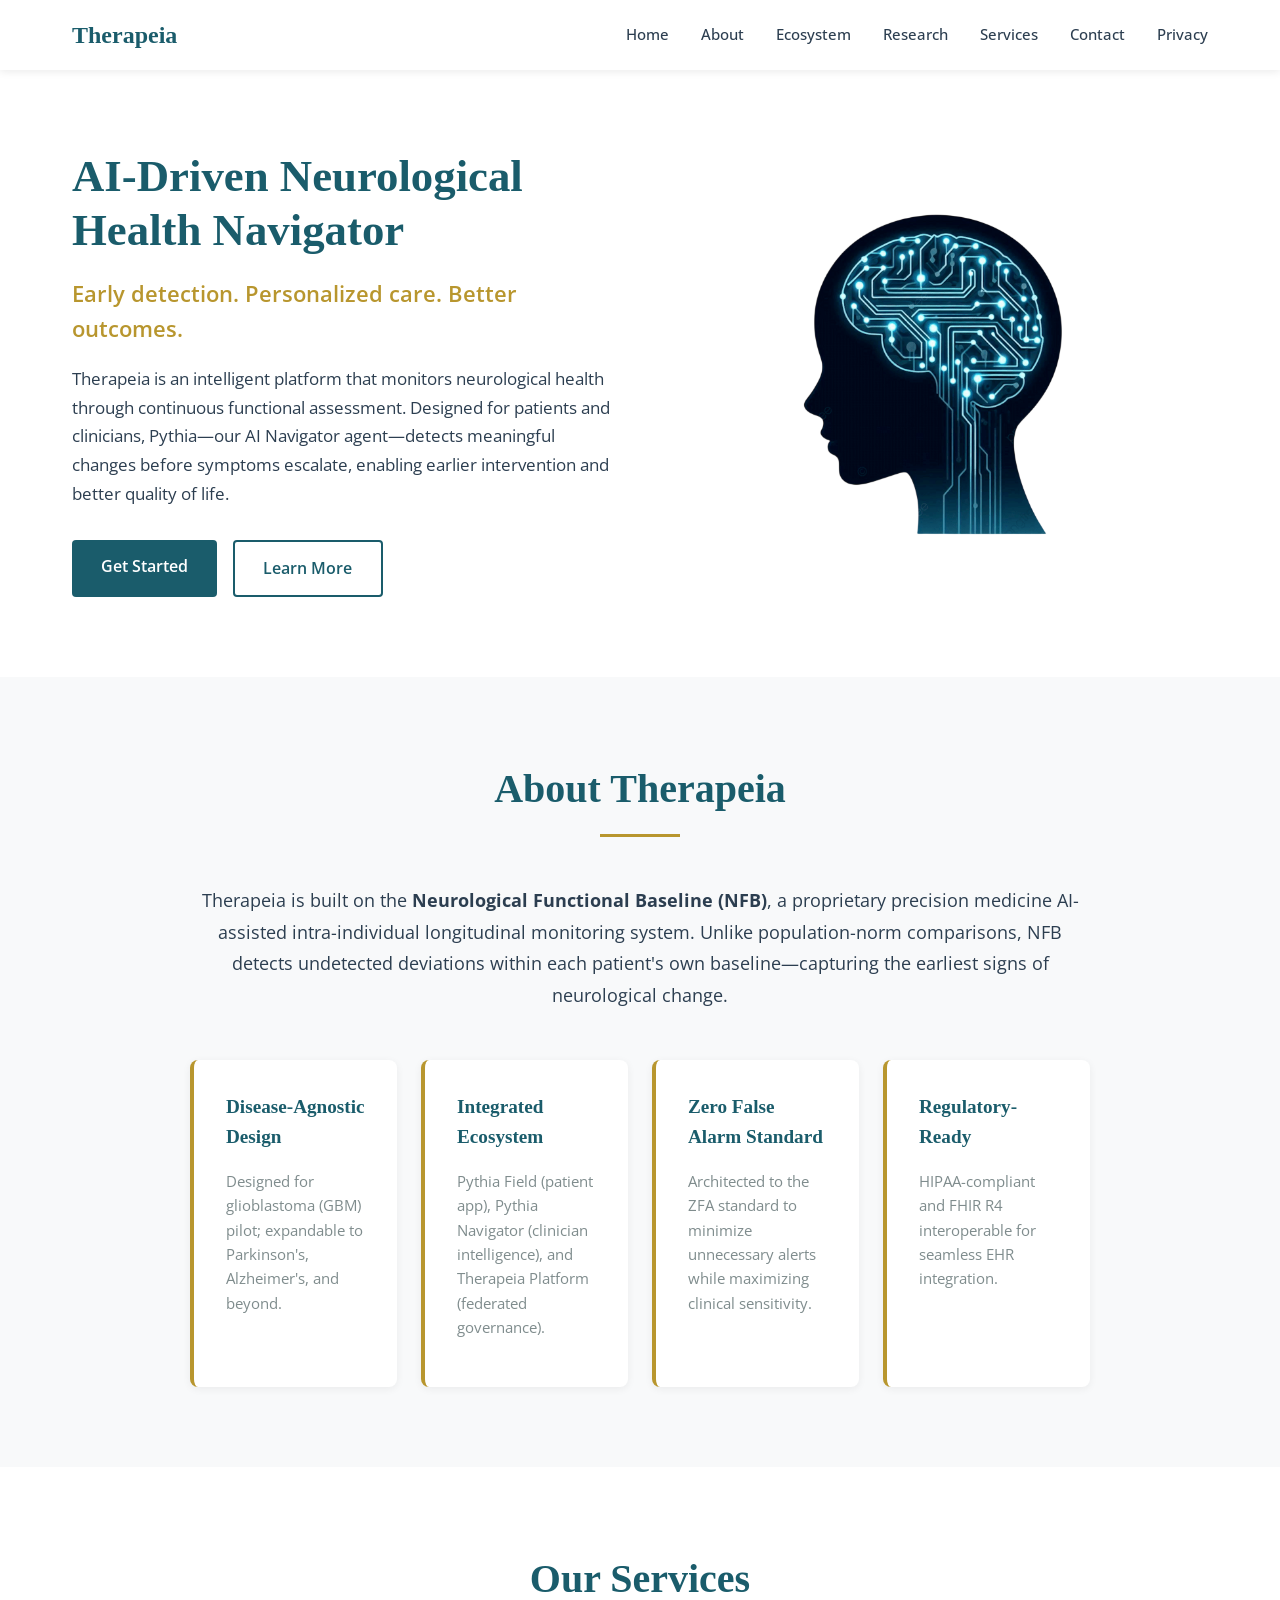
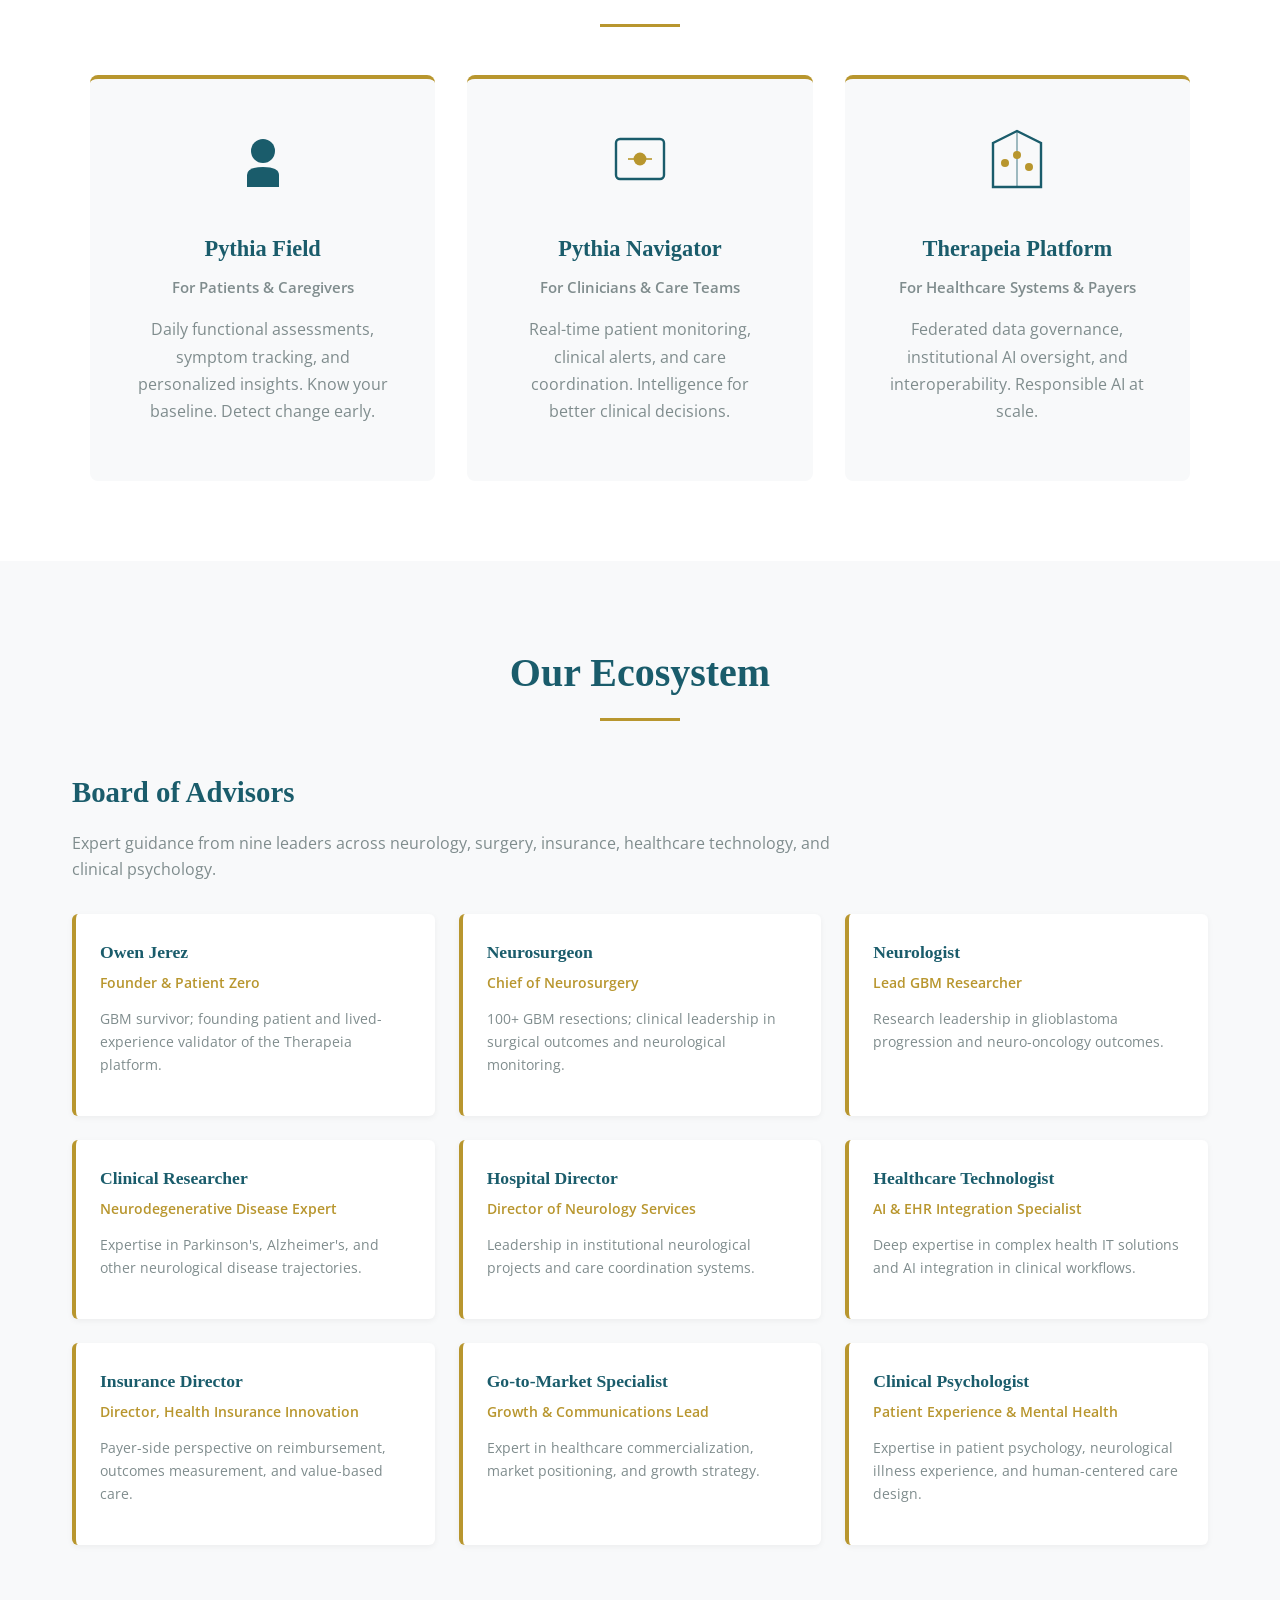
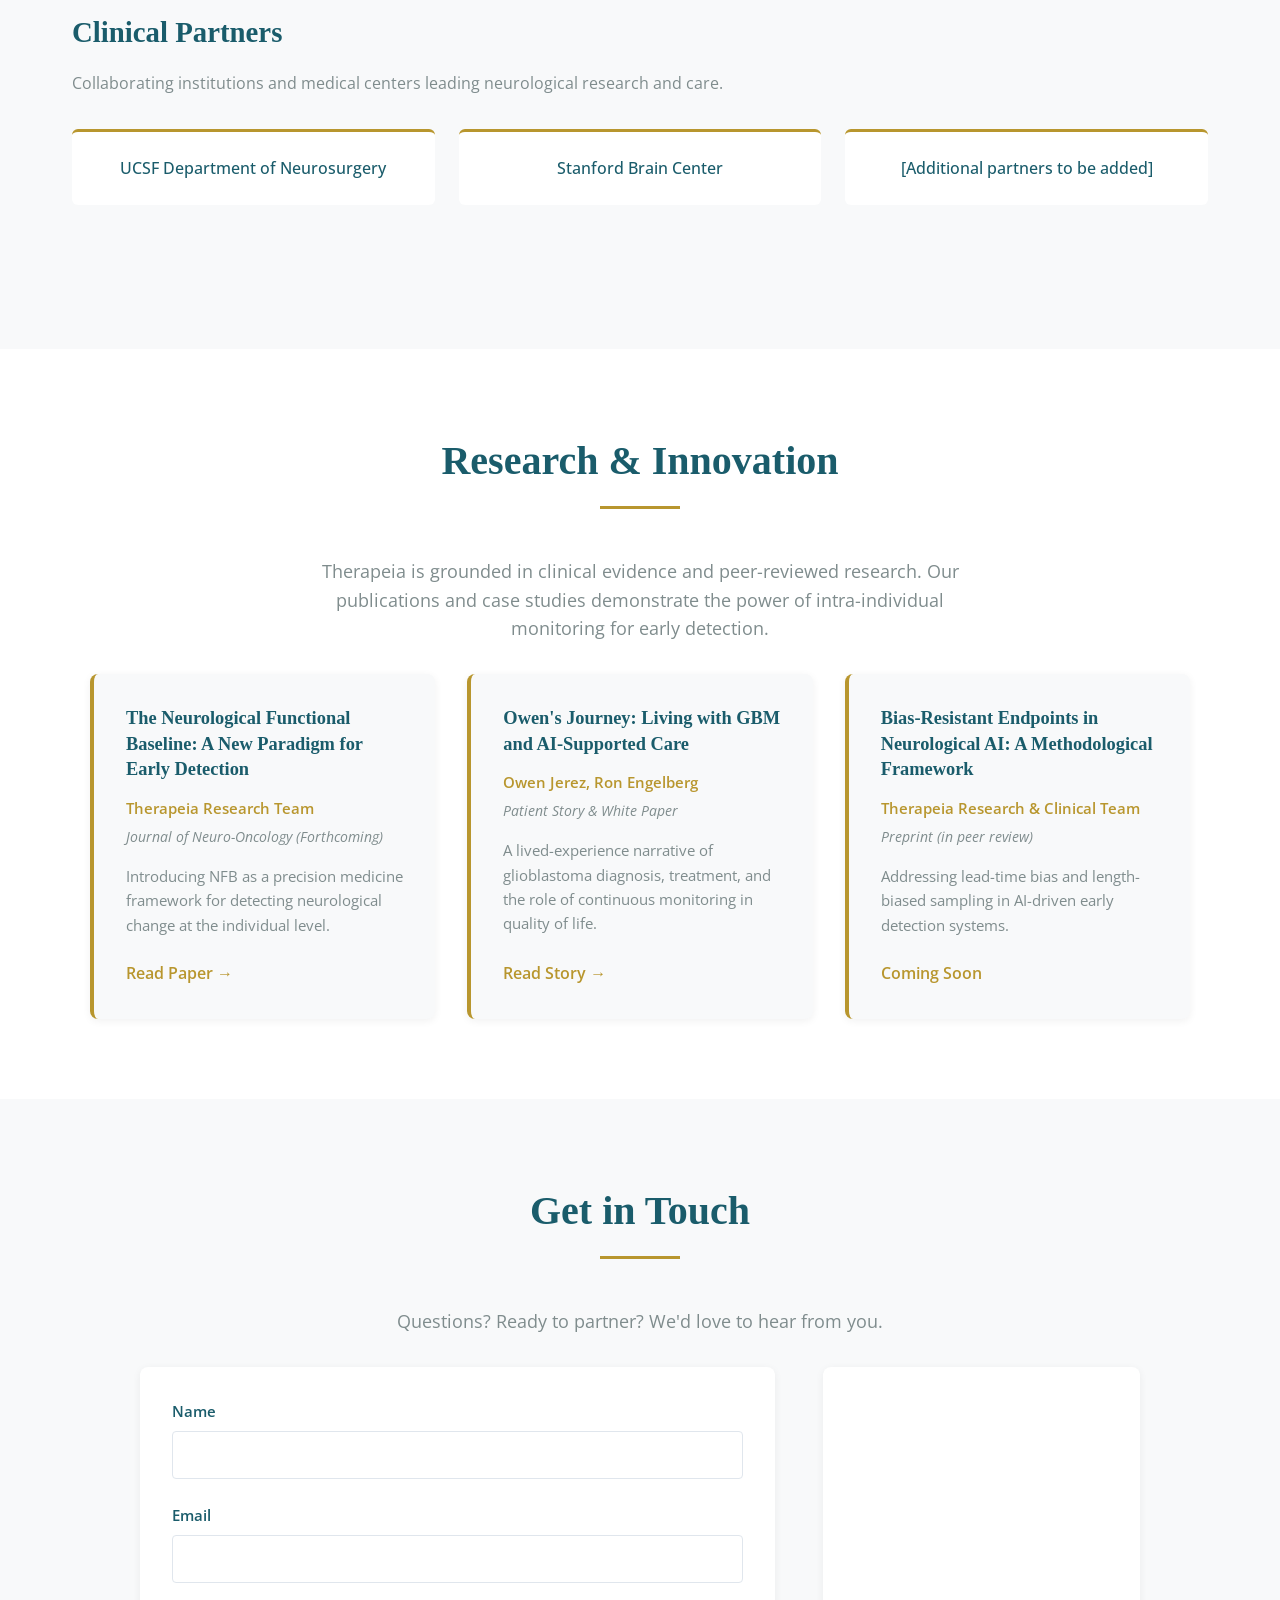
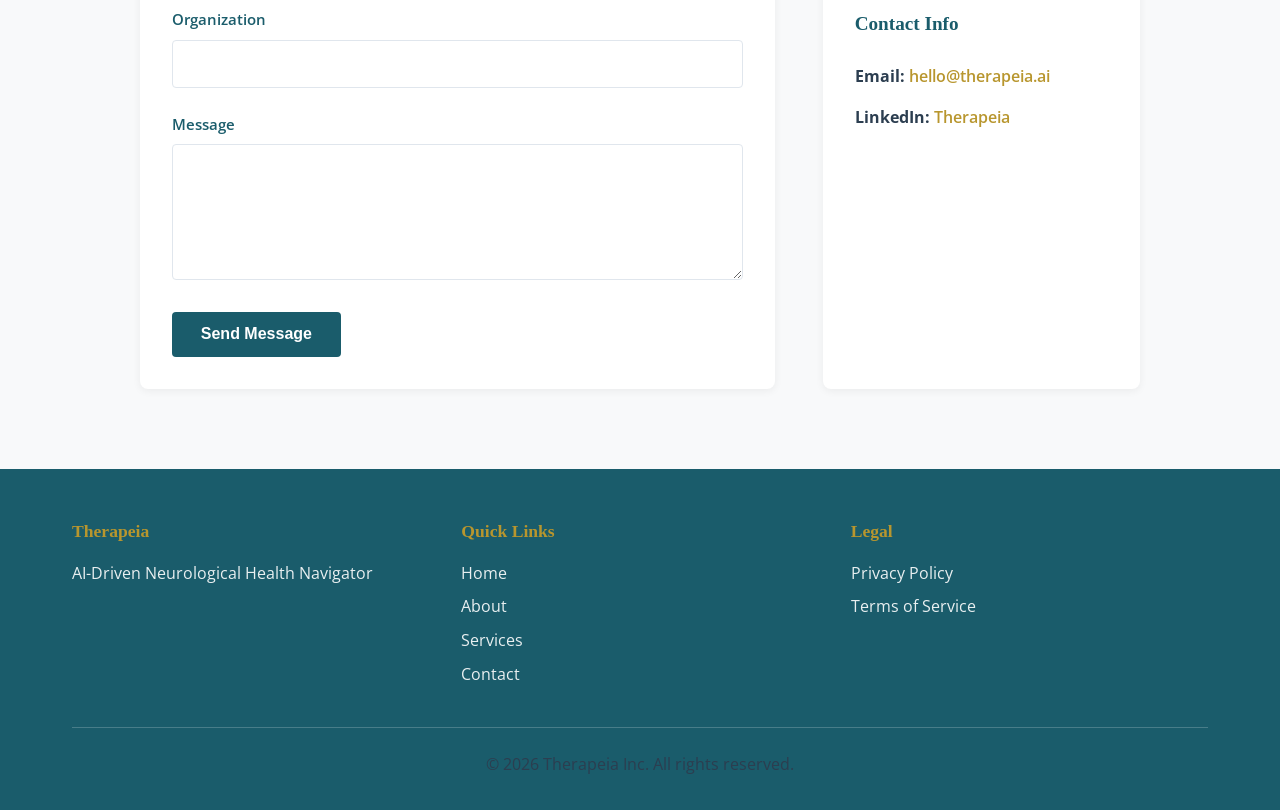
<file: index.html>
<!DOCTYPE html>
<html lang="en">
<head>
    <meta charset="UTF-8">
    <meta name="viewport" content="width=device-width, initial-scale=1.0">
    <meta name="description" content="Therapeia - AI-Driven Neurological Health Navigator. Early detection. Personalized care. Better outcomes.">
    <meta name="theme-color" content="#1A5C6B">
    <title>Therapeia – AI-Driven Neurological Health Navigator</title>
    <link rel="stylesheet" href="src/css/style.css">
    <link href="https://fonts.googleapis.com/css2?family=Georgia:wght@400;700&family=Open+Sans:wght@400;600;700&display=swap" rel="stylesheet">
</head>
<body>
    <!-- Navigation -->
    <nav class="navbar">
        <div class="navbar-container">
            <div class="navbar-logo">
                <a href="#home">Therapeia</a>
            </div>
            <ul class="nav-menu">
                <li class="nav-item"><a href="#home" class="nav-link">Home</a></li>
                <li class="nav-item"><a href="#about" class="nav-link">About</a></li>
                <li class="nav-item"><a href="#ecosystem" class="nav-link">Ecosystem</a></li>
                <li class="nav-item"><a href="#research" class="nav-link">Research</a></li>
                <li class="nav-item"><a href="#services" class="nav-link">Services</a></li>
                <li class="nav-item"><a href="#contact" class="nav-link">Contact</a></li>
                <li class="nav-item"><a href="/privacy" class="nav-link">Privacy</a></li>
            </ul>
            <div class="hamburger">
                <span></span>
                <span></span>
                <span></span>
            </div>
        </div>
    </nav>

    <!-- Hero Section -->
    <section id="home" class="hero">
        <div class="hero-content">
            <h1 class="hero-title">AI-Driven Neurological Health Navigator</h1>
            <p class="hero-subtitle">Early detection. Personalized care. Better outcomes.</p>
            <p class="hero-body">Therapeia is an intelligent platform that monitors neurological health through continuous functional assessment. Designed for patients and clinicians, Pythia—our AI Navigator agent—detects meaningful changes before symptoms escalate, enabling earlier intervention and better quality of life.</p>
            <div class="hero-cta">
                <a href="#contact" class="btn btn-primary">Get Started</a>
                <a href="#services" class="btn btn-secondary">Learn More</a>
            </div>
        </div>
        <div class="hero-visual">
    <img src="src/images/Pythia-Therapeia-web-image.png" alt="Therapeia neurological health monitoring" class="brain-icon">
</div>
    </section>

    <!-- About Section -->
    <section id="about" class="about">
        <div class="container">
            <h2 class="section-title">About Therapeia</h2>
            <div class="about-content">
                <p>Therapeia is built on the <strong>Neurological Functional Baseline (NFB)</strong>, a proprietary precision medicine AI-assisted intra-individual longitudinal monitoring system. Unlike population-norm comparisons, NFB detects undetected deviations within each patient's own baseline—capturing the earliest signs of neurological change.</p>
                
                <div class="key-points">
                    <div class="key-point">
                        <h3>Disease-Agnostic Design</h3>
                        <p>Designed for glioblastoma (GBM) pilot; expandable to Parkinson's, Alzheimer's, and beyond.</p>
                    </div>
                    <div class="key-point">
                        <h3>Integrated Ecosystem</h3>
                        <p>Pythia Field (patient app), Pythia Navigator (clinician intelligence), and Therapeia Platform (federated governance).</p>
                    </div>
                    <div class="key-point">
                        <h3>Zero False Alarm Standard</h3>
                        <p>Architected to the ZFA standard to minimize unnecessary alerts while maximizing clinical sensitivity.</p>
                    </div>
                    <div class="key-point">
                        <h3>Regulatory-Ready</h3>
                        <p>HIPAA-compliant and FHIR R4 interoperable for seamless EHR integration.</p>
                    </div>
                </div>
            </div>
        </div>
    </section>

    <!-- Services Section -->
    <section id="services" class="services">
        <div class="container">
            <h2 class="section-title">Our Services</h2>
            <div class="services-grid">
                <div class="service-card">
                    <div class="service-icon">
                        <svg viewBox="0 0 100 100" xmlns="http://www.w3.org/2000/svg">
                            <circle cx="50" cy="40" r="15" fill="#1A5C6B"/>
                            <path d="M30 70 Q30 60 50 60 Q70 60 70 70 L70 85 L30 85 Z" fill="#1A5C6B"/>
                        </svg>
                    </div>
                    <h3>Pythia Field</h3>
                    <p class="service-subtitle">For Patients & Caregivers</p>
                    <p>Daily functional assessments, symptom tracking, and personalized insights. Know your baseline. Detect change early.</p>
                </div>

                <div class="service-card">
                    <div class="service-icon">
                        <svg viewBox="0 0 100 100" xmlns="http://www.w3.org/2000/svg">
                            <rect x="20" y="25" width="60" height="50" fill="none" stroke="#1A5C6B" stroke-width="3" rx="5"/>
                            <circle cx="50" cy="50" r="8" fill="#B8962E"/>
                            <line x1="35" y1="50" x2="45" y2="50" stroke="#B8962E" stroke-width="2"/>
                            <line x1="55" y1="50" x2="65" y2="50" stroke="#B8962E" stroke-width="2"/>
                        </svg>
                    </div>
                    <h3>Pythia Navigator</h3>
                    <p class="service-subtitle">For Clinicians & Care Teams</p>
                    <p>Real-time patient monitoring, clinical alerts, and care coordination. Intelligence for better clinical decisions.</p>
                </div>

                <div class="service-card">
                    <div class="service-icon">
                        <svg viewBox="0 0 100 100" xmlns="http://www.w3.org/2000/svg">
                            <path d="M20 30 L50 15 L80 30 L80 85 L20 85 Z" fill="none" stroke="#1A5C6B" stroke-width="3"/>
                            <line x1="50" y1="15" x2="50" y2="85" stroke="#1A5C6B" stroke-width="2" opacity="0.5"/>
                            <circle cx="35" cy="55" r="5" fill="#B8962E"/>
                            <circle cx="50" cy="45" r="5" fill="#B8962E"/>
                            <circle cx="65" cy="60" r="5" fill="#B8962E"/>
                        </svg>
                    </div>
                    <h3>Therapeia Platform</h3>
                    <p class="service-subtitle">For Healthcare Systems & Payers</p>
                    <p>Federated data governance, institutional AI oversight, and interoperability. Responsible AI at scale.</p>
                </div>
            </div>
        </div>
    </section>

    <!-- Ecosystem Section -->
    <section id="ecosystem" class="ecosystem">
        <div class="container">
            <h2 class="section-title">Our Ecosystem</h2>
            
            <div class="ecosystem-subsection">
                <h3 class="subsection-title">Board of Advisors</h3>
                <p class="subsection-intro">Expert guidance from nine leaders across neurology, surgery, insurance, healthcare technology, and clinical psychology.</p>
                <div class="advisors-grid">
                    <div class="advisor-card">
                        <h4>Owen Jerez</h4>
                        <p class="role">Founder & Patient Zero</p>
                        <p class="bio">GBM survivor; founding patient and lived-experience validator of the Therapeia platform.</p>
                    </div>
                    <div class="advisor-card">
                        <h4>Neurosurgeon</h4>
                        <p class="role">Chief of Neurosurgery</p>
                        <p class="bio">100+ GBM resections; clinical leadership in surgical outcomes and neurological monitoring.</p>
                    </div>
                    <div class="advisor-card">
                        <h4>Neurologist</h4>
                        <p class="role">Lead GBM Researcher</p>
                        <p class="bio">Research leadership in glioblastoma progression and neuro-oncology outcomes.</p>
                    </div>
                    <div class="advisor-card">
                        <h4>Clinical Researcher</h4>
                        <p class="role">Neurodegenerative Disease Expert</p>
                        <p class="bio">Expertise in Parkinson's, Alzheimer's, and other neurological disease trajectories.</p>
                    </div>
                    <div class="advisor-card">
                        <h4>Hospital Director</h4>
                        <p class="role">Director of Neurology Services</p>
                        <p class="bio">Leadership in institutional neurological projects and care coordination systems.</p>
                    </div>
                    <div class="advisor-card">
                        <h4>Healthcare Technologist</h4>
                        <p class="role">AI & EHR Integration Specialist</p>
                        <p class="bio">Deep expertise in complex health IT solutions and AI integration in clinical workflows.</p>
                    </div>
                    <div class="advisor-card">
                        <h4>Insurance Director</h4>
                        <p class="role">Director, Health Insurance Innovation</p>
                        <p class="bio">Payer-side perspective on reimbursement, outcomes measurement, and value-based care.</p>
                    </div>
                    <div class="advisor-card">
                        <h4>Go-to-Market Specialist</h4>
                        <p class="role">Growth & Communications Lead</p>
                        <p class="bio">Expert in healthcare commercialization, market positioning, and growth strategy.</p>
                    </div>
                    <div class="advisor-card">
                        <h4>Clinical Psychologist</h4>
                        <p class="role">Patient Experience & Mental Health</p>
                        <p class="bio">Expertise in patient psychology, neurological illness experience, and human-centered care design.</p>
                    </div>
                </div>
            </div>

            <div class="ecosystem-subsection">
                <h3 class="subsection-title">Clinical Partners</h3>
                <p class="subsection-intro">Collaborating institutions and medical centers leading neurological research and care.</p>
                <div class="partners-list">
                    <div class="partner-item">UCSF Department of Neurosurgery</div>
                    <div class="partner-item">Stanford Brain Center</div>
                    <div class="partner-item">[Additional partners to be added]</div>
                </div>
            </div>
        </div>
    </section>

    <!-- Research Section -->
    <section id="research" class="research">
        <div class="container">
            <h2 class="section-title">Research & Innovation</h2>
            <p class="section-intro">Therapeia is grounded in clinical evidence and peer-reviewed research. Our publications and case studies demonstrate the power of intra-individual monitoring for early detection.</p>
            
            <div class="research-grid">
                <div class="research-card">
                    <h3>The Neurological Functional Baseline: A New Paradigm for Early Detection</h3>
                    <p class="authors">Therapeia Research Team</p>
                    <p class="publication"><em>Journal of Neuro-Oncology</em> (Forthcoming)</p>
                    <p class="excerpt">Introducing NFB as a precision medicine framework for detecting neurological change at the individual level.</p>
                    <a href="#" class="research-link">Read Paper →</a>
                </div>

                <div class="research-card">
                    <h3>Owen's Journey: Living with GBM and AI-Supported Care</h3>
                    <p class="authors">Owen Jerez, Ron Engelberg</p>
                    <p class="publication">Patient Story & White Paper</p>
                    <p class="excerpt">A lived-experience narrative of glioblastoma diagnosis, treatment, and the role of continuous monitoring in quality of life.</p>
                    <a href="#" class="research-link">Read Story →</a>
                </div>

                <div class="research-card">
                    <h3>Bias-Resistant Endpoints in Neurological AI: A Methodological Framework</h3>
                    <p class="authors">Therapeia Research & Clinical Team</p>
                    <p class="publication">Preprint (in peer review)</p>
                    <p class="excerpt">Addressing lead-time bias and length-biased sampling in AI-driven early detection systems.</p>
                    <a href="#" class="research-link">Coming Soon</a>
                </div>
            </div>
        </div>
    </section>

    <!-- Contact Section -->
    <section id="contact" class="contact">
        <div class="container">
            <h2 class="section-title">Get in Touch</h2>
            <p class="section-intro">Questions? Ready to partner? We'd love to hear from you.</p>
            
            <div class="contact-content">
                <form class="contact-form" id="contact-form">
                    <div class="form-group">
                        <label for="name">Name</label>
                        <input type="text" id="name" name="name" required>
                    </div>
                    <div class="form-group">
                        <label for="email">Email</label>
                        <input type="email" id="email" name="email" required>
                    </div>
                    <div class="form-group">
                        <label for="organization">Organization</label>
                        <input type="text" id="organization" name="organization">
                    </div>
                    <div class="form-group">
                        <label for="message">Message</label>
                        <textarea id="message" name="message" rows="5" required></textarea>
                    </div>
                    <button type="submit" class="btn btn-primary">Send Message</button>
                </form>

                <div class="contact-info">
                    <h3>Contact Info</h3>
                    <p><strong>Email:</strong> <a href="mailto:hello@therapeia.ai">hello@therapeia.ai</a></p>
                    <p><strong>LinkedIn:</strong> <a href="https://linkedin.com/company/therapeia" target="_blank">Therapeia</a></p>
                </div>
            </div>
        </div>
    </section>

    <!-- Footer -->
    <footer class="footer">
        <div class="container">
            <div class="footer-content">
                <div class="footer-section">
                    <h4>Therapeia</h4>
                    <p>AI-Driven Neurological Health Navigator</p>
                </div>
                <div class="footer-section">
                    <h4>Quick Links</h4>
                    <ul>
                        <li><a href="#home">Home</a></li>
                        <li><a href="#about">About</a></li>
                        <li><a href="#services">Services</a></li>
                        <li><a href="#contact">Contact</a></li>
                    </ul>
                </div>
                <div class="footer-section">
                    <h4>Legal</h4>
                    <ul>
                        <li><a href="/privacy">Privacy Policy</a></li>
                        <li><a href="/terms">Terms of Service</a></li>
                    </ul>
                </div>
            </div>
            <div class="footer-bottom">
                <p>&copy; 2026 Therapeia Inc. All rights reserved.</p>
            </div>
        </div>
    </footer>

    <script src="src/js/script.js"></script>
</body>
</html>
</file>
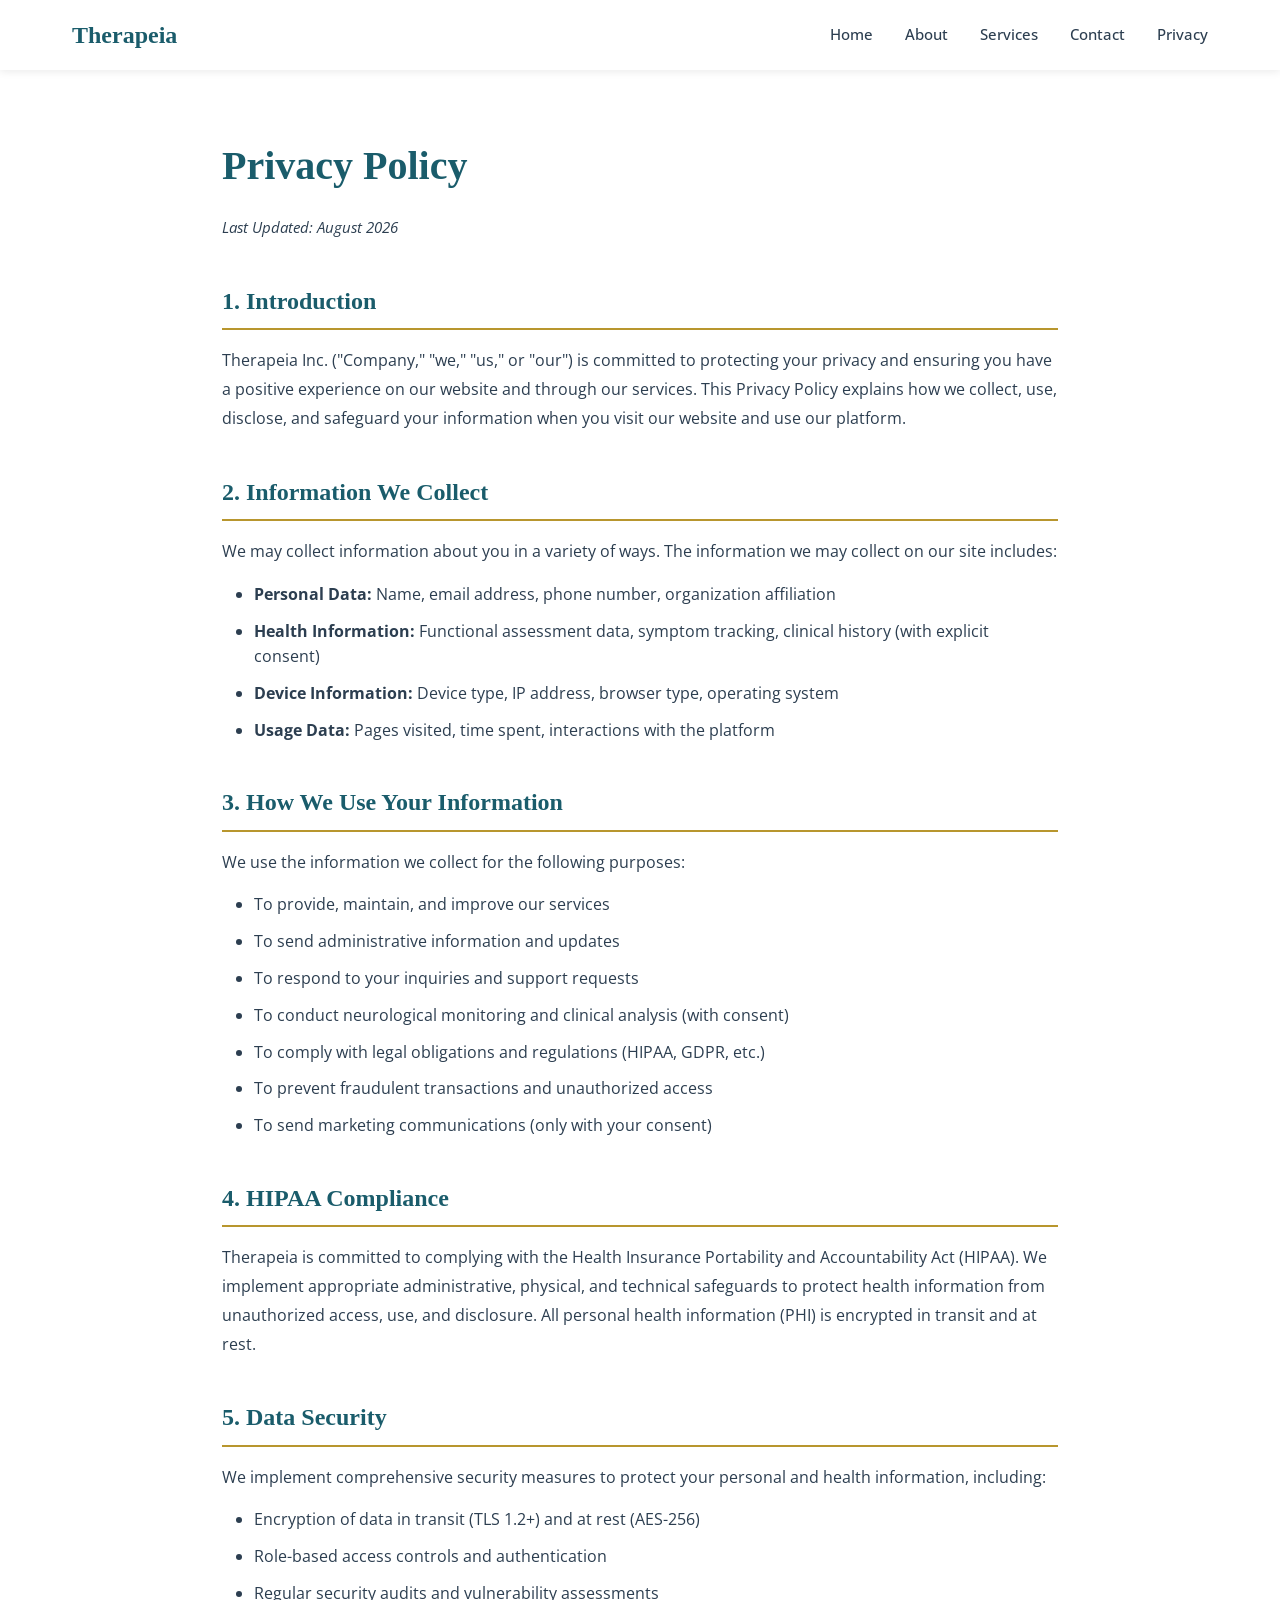
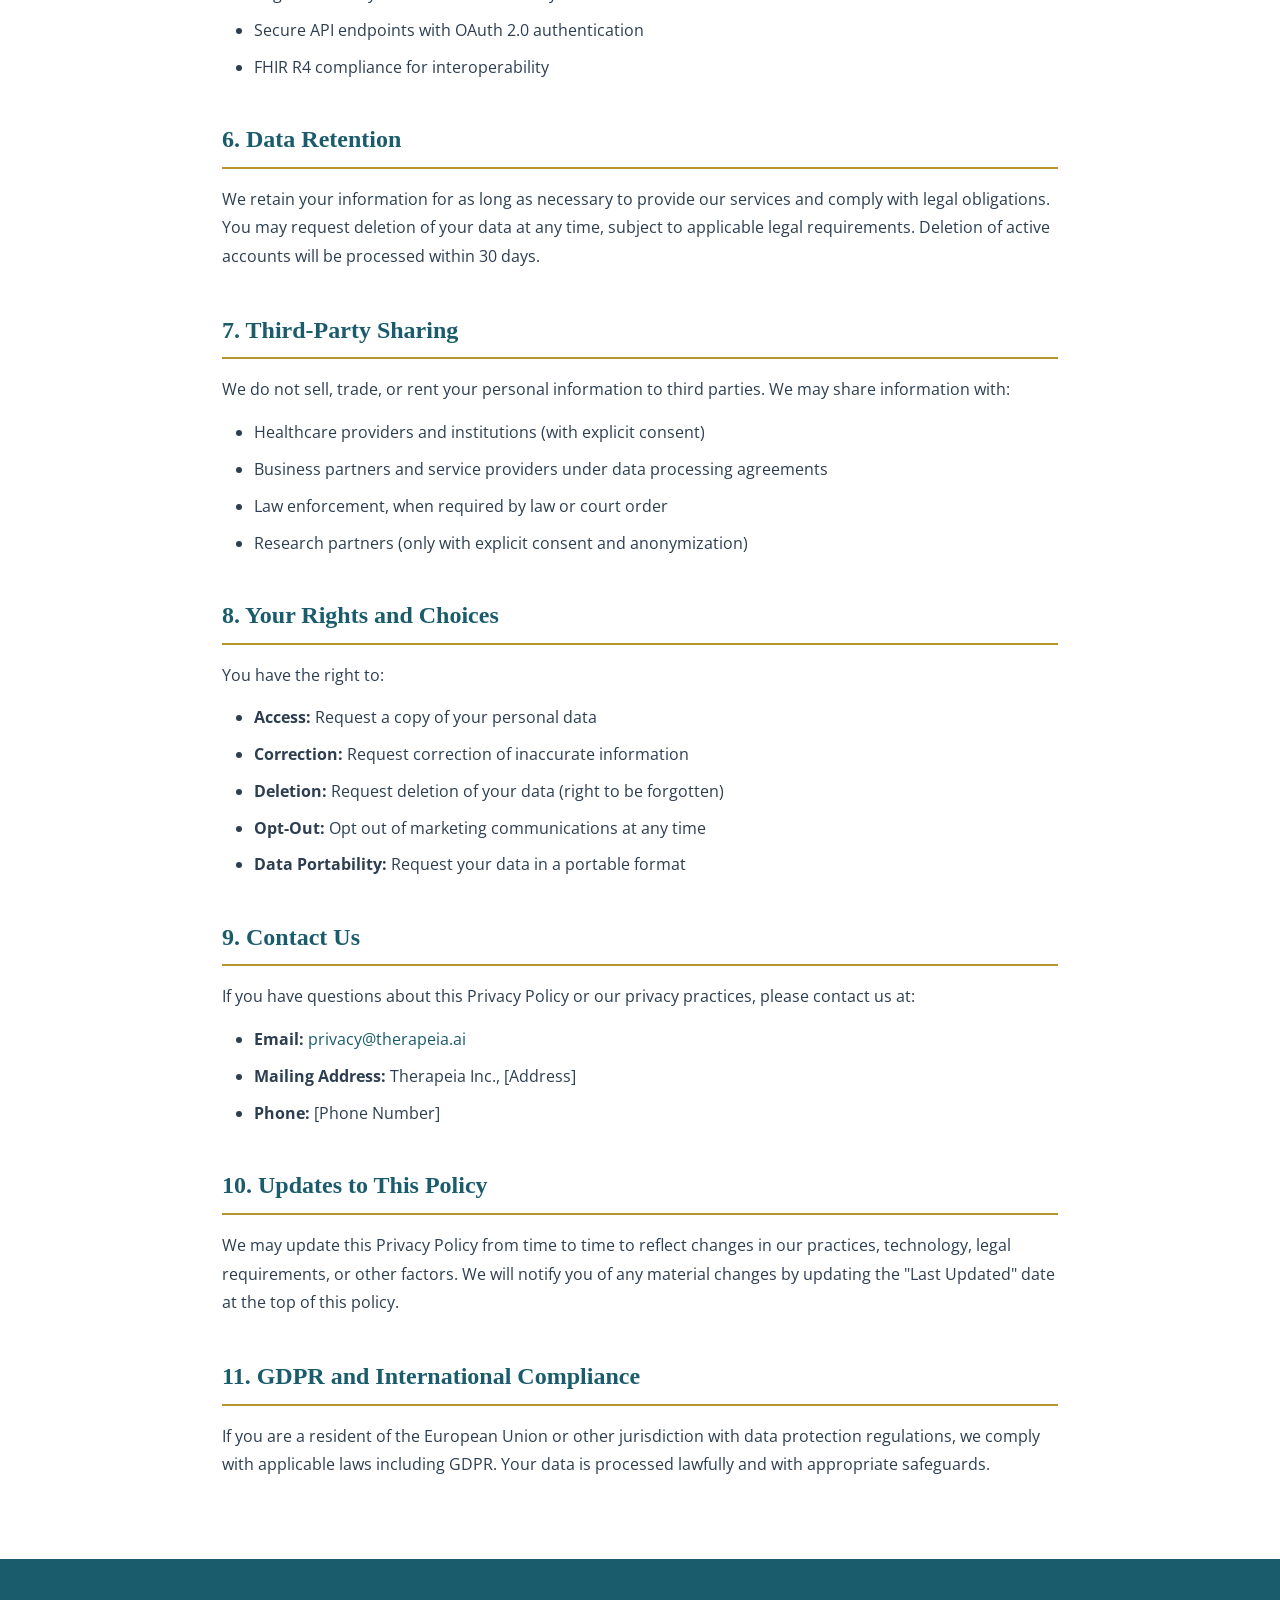
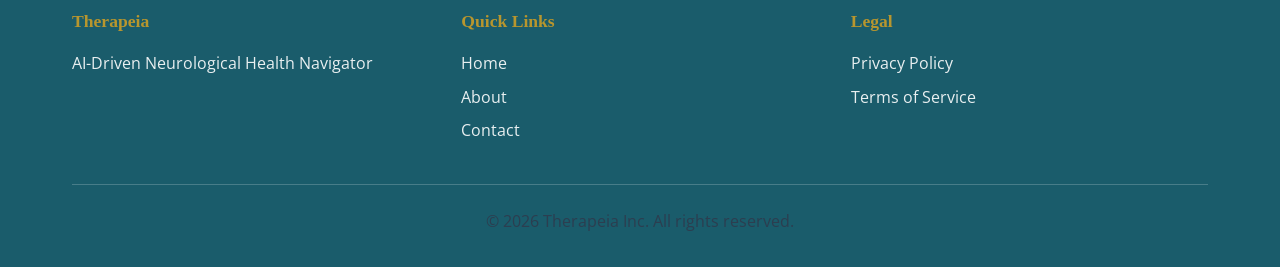
<file: privacy.html>
<!DOCTYPE html>
<html lang="en">
<head>
    <meta charset="UTF-8">
    <meta name="viewport" content="width=device-width, initial-scale=1.0">
    <meta name="description" content="Therapeia Privacy Policy - How we protect your neurological health data">
    <title>Privacy Policy – Therapeia</title>
    <link rel="stylesheet" href="src/css/style.css">
    <link href="https://fonts.googleapis.com/css2?family=Georgia:wght@400;700&family=Open+Sans:wght@400;600;700&display=swap" rel="stylesheet">
    <style>
        .legal-content {
            max-width: 900px;
            margin: 0 auto;
            padding: 4rem 2rem;
        }
        .legal-content h1 {
            font-size: 2.5rem;
            margin-bottom: 1rem;
            color: var(--primary-teal);
        }
        .legal-content h2 {
            font-size: 1.5rem;
            margin-top: 2.5rem;
            margin-bottom: 1rem;
            color: var(--primary-teal);
            border-bottom: 2px solid var(--secondary-gold);
            padding-bottom: 0.5rem;
        }
        .legal-content p {
            line-height: 1.8;
            margin-bottom: 1rem;
            color: var(--text-dark);
        }
        .legal-content ul {
            margin-left: 2rem;
            margin-bottom: 1.5rem;
        }
        .legal-content li {
            margin-bottom: 0.7rem;
            color: var(--text-dark);
        }
        .last-updated {
            color: var(--text-light);
            font-size: 0.95rem;
            font-style: italic;
            margin-bottom: 2rem;
        }
    </style>
</head>
<body>
    <!-- Navigation -->
    <nav class="navbar">
        <div class="navbar-container">
            <div class="navbar-logo">
                <a href="index.html">Therapeia</a>
            </div>
            <ul class="nav-menu">
                <li class="nav-item"><a href="index.html#home" class="nav-link">Home</a></li>
                <li class="nav-item"><a href="index.html#about" class="nav-link">About</a></li>
                <li class="nav-item"><a href="index.html#services" class="nav-link">Services</a></li>
                <li class="nav-item"><a href="index.html#contact" class="nav-link">Contact</a></li>
                <li class="nav-item"><a href="privacy.html" class="nav-link">Privacy</a></li>
            </ul>
            <div class="hamburger">
                <span></span>
                <span></span>
                <span></span>
            </div>
        </div>
    </nav>

    <!-- Legal Content -->
    <div class="legal-content">
        <h1>Privacy Policy</h1>
        <p class="last-updated">Last Updated: August 2026</p>

        <h2>1. Introduction</h2>
        <p>
            Therapeia Inc. ("Company," "we," "us," or "our") is committed to protecting your privacy and ensuring you have a positive experience on our website and through our services. This Privacy Policy explains how we collect, use, disclose, and safeguard your information when you visit our website and use our platform.
        </p>

        <h2>2. Information We Collect</h2>
        <p>We may collect information about you in a variety of ways. The information we may collect on our site includes:</p>
        <ul>
            <li><strong>Personal Data:</strong> Name, email address, phone number, organization affiliation</li>
            <li><strong>Health Information:</strong> Functional assessment data, symptom tracking, clinical history (with explicit consent)</li>
            <li><strong>Device Information:</strong> Device type, IP address, browser type, operating system</li>
            <li><strong>Usage Data:</strong> Pages visited, time spent, interactions with the platform</li>
        </ul>

        <h2>3. How We Use Your Information</h2>
        <p>We use the information we collect for the following purposes:</p>
        <ul>
            <li>To provide, maintain, and improve our services</li>
            <li>To send administrative information and updates</li>
            <li>To respond to your inquiries and support requests</li>
            <li>To conduct neurological monitoring and clinical analysis (with consent)</li>
            <li>To comply with legal obligations and regulations (HIPAA, GDPR, etc.)</li>
            <li>To prevent fraudulent transactions and unauthorized access</li>
            <li>To send marketing communications (only with your consent)</li>
        </ul>

        <h2>4. HIPAA Compliance</h2>
        <p>
            Therapeia is committed to complying with the Health Insurance Portability and Accountability Act (HIPAA). We implement appropriate administrative, physical, and technical safeguards to protect health information from unauthorized access, use, and disclosure. All personal health information (PHI) is encrypted in transit and at rest.
        </p>

        <h2>5. Data Security</h2>
        <p>
            We implement comprehensive security measures to protect your personal and health information, including:
        </p>
        <ul>
            <li>Encryption of data in transit (TLS 1.2+) and at rest (AES-256)</li>
            <li>Role-based access controls and authentication</li>
            <li>Regular security audits and vulnerability assessments</li>
            <li>Secure API endpoints with OAuth 2.0 authentication</li>
            <li>FHIR R4 compliance for interoperability</li>
        </ul>

        <h2>6. Data Retention</h2>
        <p>
            We retain your information for as long as necessary to provide our services and comply with legal obligations. You may request deletion of your data at any time, subject to applicable legal requirements. Deletion of active accounts will be processed within 30 days.
        </p>

        <h2>7. Third-Party Sharing</h2>
        <p>
            We do not sell, trade, or rent your personal information to third parties. We may share information with:
        </p>
        <ul>
            <li>Healthcare providers and institutions (with explicit consent)</li>
            <li>Business partners and service providers under data processing agreements</li>
            <li>Law enforcement, when required by law or court order</li>
            <li>Research partners (only with explicit consent and anonymization)</li>
        </ul>

        <h2>8. Your Rights and Choices</h2>
        <p>
            You have the right to:
        </p>
        <ul>
            <li><strong>Access:</strong> Request a copy of your personal data</li>
            <li><strong>Correction:</strong> Request correction of inaccurate information</li>
            <li><strong>Deletion:</strong> Request deletion of your data (right to be forgotten)</li>
            <li><strong>Opt-Out:</strong> Opt out of marketing communications at any time</li>
            <li><strong>Data Portability:</strong> Request your data in a portable format</li>
        </ul>

        <h2>9. Contact Us</h2>
        <p>
            If you have questions about this Privacy Policy or our privacy practices, please contact us at:
        </p>
        <ul>
            <li><strong>Email:</strong> <a href="mailto:privacy@therapeia.ai">privacy@therapeia.ai</a></li>
            <li><strong>Mailing Address:</strong> Therapeia Inc., [Address]</li>
            <li><strong>Phone:</strong> [Phone Number]</li>
        </ul>

        <h2>10. Updates to This Policy</h2>
        <p>
            We may update this Privacy Policy from time to time to reflect changes in our practices, technology, legal requirements, or other factors. We will notify you of any material changes by updating the "Last Updated" date at the top of this policy.
        </p>

        <h2>11. GDPR and International Compliance</h2>
        <p>
            If you are a resident of the European Union or other jurisdiction with data protection regulations, we comply with applicable laws including GDPR. Your data is processed lawfully and with appropriate safeguards.
        </p>
    </div>

    <!-- Footer -->
    <footer class="footer">
        <div class="container">
            <div class="footer-content">
                <div class="footer-section">
                    <h4>Therapeia</h4>
                    <p>AI-Driven Neurological Health Navigator</p>
                </div>
                <div class="footer-section">
                    <h4>Quick Links</h4>
                    <ul>
                        <li><a href="index.html">Home</a></li>
                        <li><a href="index.html#about">About</a></li>
                        <li><a href="index.html#contact">Contact</a></li>
                    </ul>
                </div>
                <div class="footer-section">
                    <h4>Legal</h4>
                    <ul>
                        <li><a href="privacy.html">Privacy Policy</a></li>
                        <li><a href="terms.html">Terms of Service</a></li>
                    </ul>
                </div>
            </div>
            <div class="footer-bottom">
                <p>&copy; 2026 Therapeia Inc. All rights reserved.</p>
            </div>
        </div>
    </footer>

    <script src="src/js/script.js"></script>
</body>
</html>
</file>
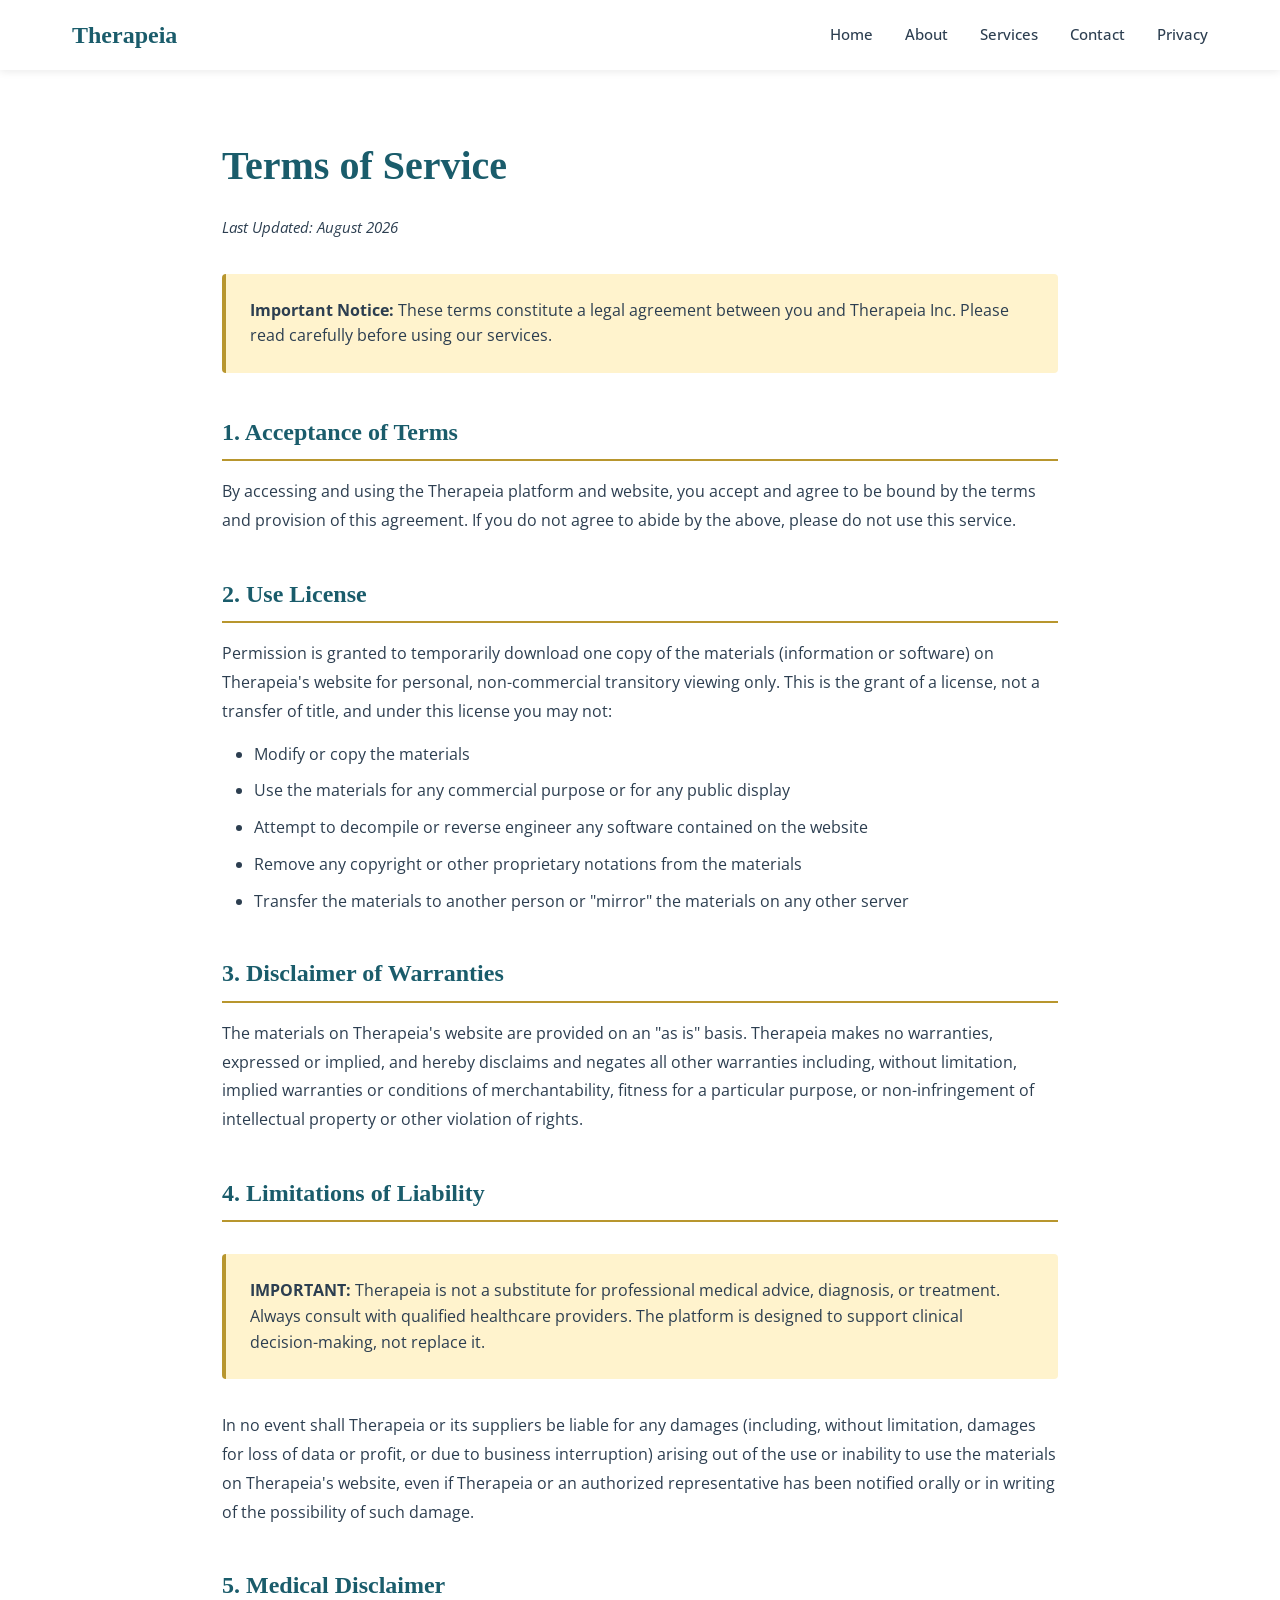
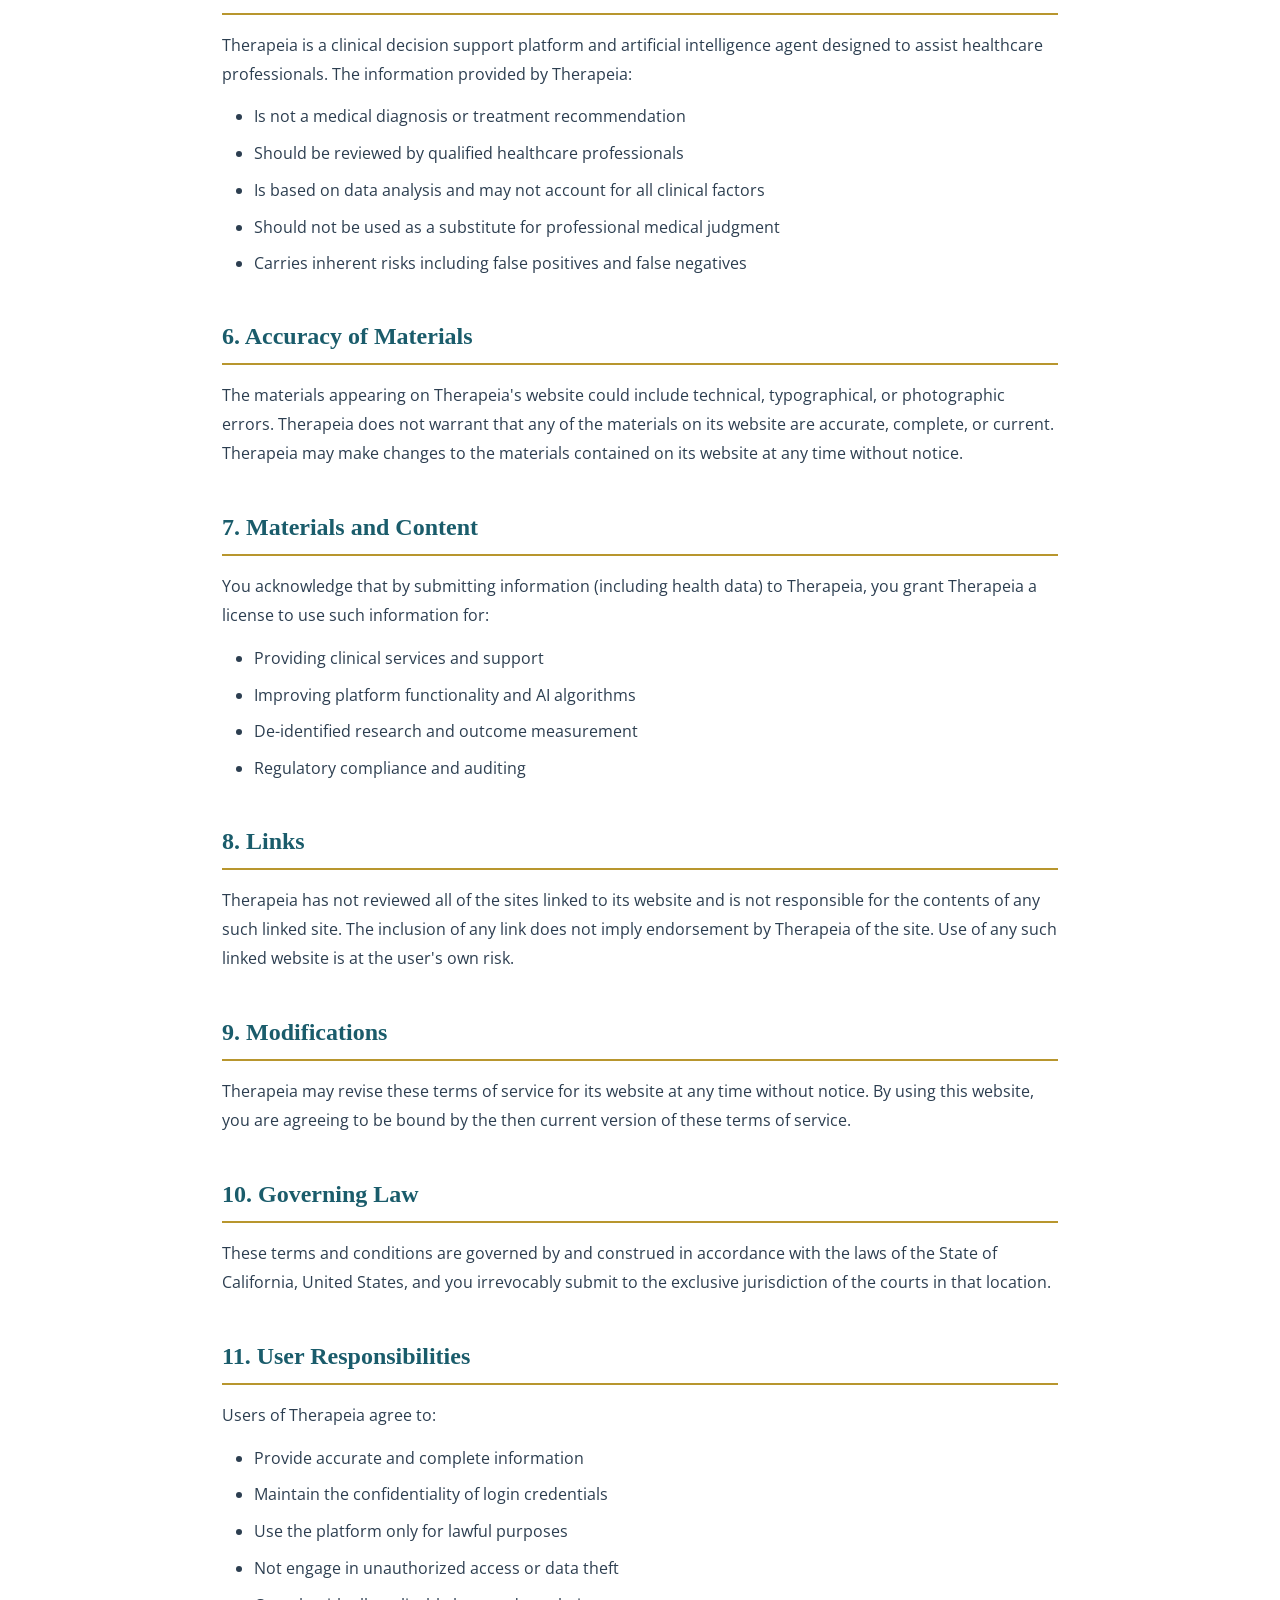
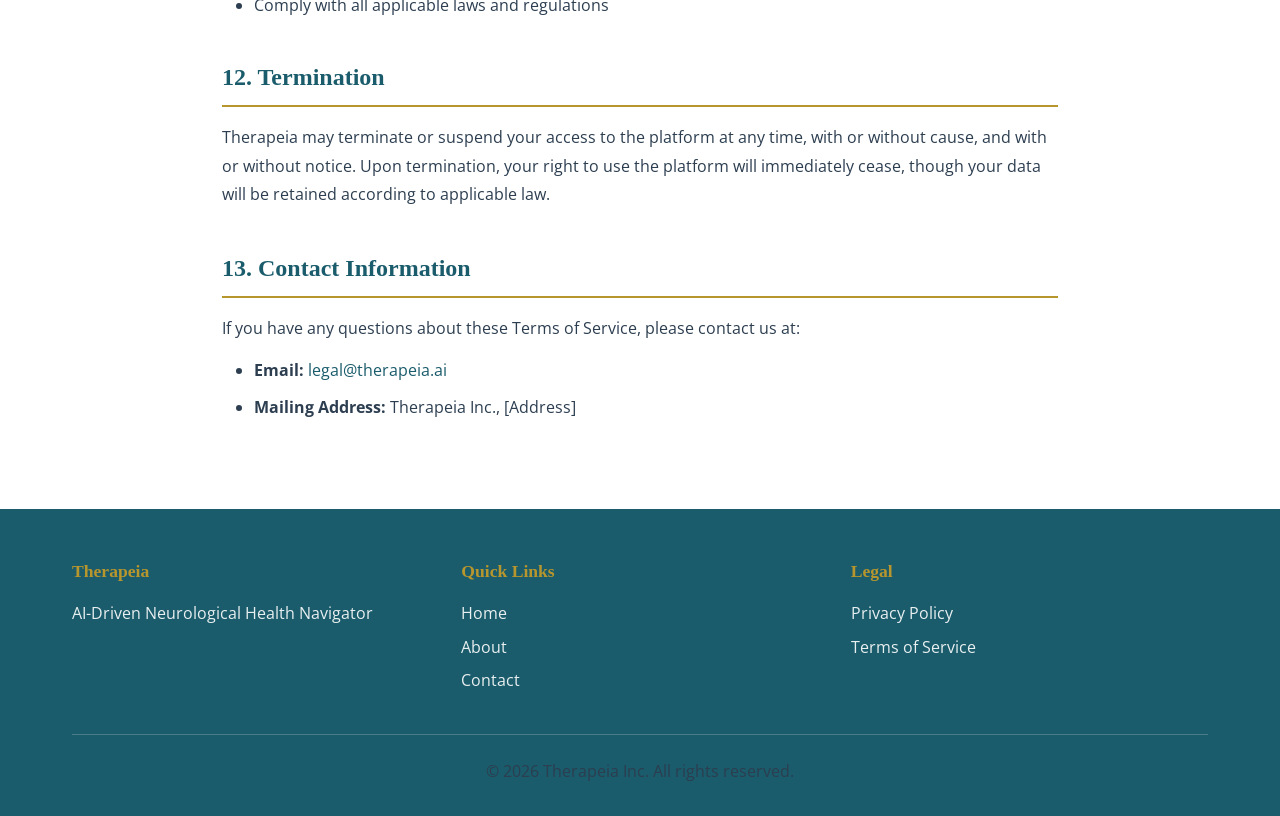
<file: terms.html>
<!DOCTYPE html>
<html lang="en">
<head>
    <meta charset="UTF-8">
    <meta name="viewport" content="width=device-width, initial-scale=1.0">
    <meta name="description" content="Therapeia Terms of Service - Usage terms and conditions">
    <title>Terms of Service – Therapeia</title>
    <link rel="stylesheet" href="src/css/style.css">
    <link href="https://fonts.googleapis.com/css2?family=Georgia:wght@400;700&family=Open+Sans:wght@400;600;700&display=swap" rel="stylesheet">
    <style>
        .legal-content {
            max-width: 900px;
            margin: 0 auto;
            padding: 4rem 2rem;
        }
        .legal-content h1 {
            font-size: 2.5rem;
            margin-bottom: 1rem;
            color: var(--primary-teal);
        }
        .legal-content h2 {
            font-size: 1.5rem;
            margin-top: 2.5rem;
            margin-bottom: 1rem;
            color: var(--primary-teal);
            border-bottom: 2px solid var(--secondary-gold);
            padding-bottom: 0.5rem;
        }
        .legal-content p {
            line-height: 1.8;
            margin-bottom: 1rem;
            color: var(--text-dark);
        }
        .legal-content ul {
            margin-left: 2rem;
            margin-bottom: 1.5rem;
        }
        .legal-content li {
            margin-bottom: 0.7rem;
            color: var(--text-dark);
        }
        .last-updated {
            color: var(--text-light);
            font-size: 0.95rem;
            font-style: italic;
            margin-bottom: 2rem;
        }
        .disclaimer-box {
            background-color: #fff3cd;
            border-left: 4px solid var(--secondary-gold);
            padding: 1.5rem;
            margin: 2rem 0;
            border-radius: 4px;
        }
    </style>
</head>
<body>
    <!-- Navigation -->
    <nav class="navbar">
        <div class="navbar-container">
            <div class="navbar-logo">
                <a href="index.html">Therapeia</a>
            </div>
            <ul class="nav-menu">
                <li class="nav-item"><a href="index.html#home" class="nav-link">Home</a></li>
                <li class="nav-item"><a href="index.html#about" class="nav-link">About</a></li>
                <li class="nav-item"><a href="index.html#services" class="nav-link">Services</a></li>
                <li class="nav-item"><a href="index.html#contact" class="nav-link">Contact</a></li>
                <li class="nav-item"><a href="privacy.html" class="nav-link">Privacy</a></li>
            </ul>
            <div class="hamburger">
                <span></span>
                <span></span>
                <span></span>
            </div>
        </div>
    </nav>

    <!-- Legal Content -->
    <div class="legal-content">
        <h1>Terms of Service</h1>
        <p class="last-updated">Last Updated: August 2026</p>

        <div class="disclaimer-box">
            <strong>Important Notice:</strong> These terms constitute a legal agreement between you and Therapeia Inc. Please read carefully before using our services.
        </div>

        <h2>1. Acceptance of Terms</h2>
        <p>
            By accessing and using the Therapeia platform and website, you accept and agree to be bound by the terms and provision of this agreement. If you do not agree to abide by the above, please do not use this service.
        </p>

        <h2>2. Use License</h2>
        <p>
            Permission is granted to temporarily download one copy of the materials (information or software) on Therapeia's website for personal, non-commercial transitory viewing only. This is the grant of a license, not a transfer of title, and under this license you may not:
        </p>
        <ul>
            <li>Modify or copy the materials</li>
            <li>Use the materials for any commercial purpose or for any public display</li>
            <li>Attempt to decompile or reverse engineer any software contained on the website</li>
            <li>Remove any copyright or other proprietary notations from the materials</li>
            <li>Transfer the materials to another person or "mirror" the materials on any other server</li>
        </ul>

        <h2>3. Disclaimer of Warranties</h2>
        <p>
            The materials on Therapeia's website are provided on an "as is" basis. Therapeia makes no warranties, expressed or implied, and hereby disclaims and negates all other warranties including, without limitation, implied warranties or conditions of merchantability, fitness for a particular purpose, or non-infringement of intellectual property or other violation of rights.
        </p>

        <h2>4. Limitations of Liability</h2>
        <div class="disclaimer-box">
            <strong>IMPORTANT:</strong> Therapeia is not a substitute for professional medical advice, diagnosis, or treatment. Always consult with qualified healthcare providers. The platform is designed to support clinical decision-making, not replace it.
        </div>
        <p>
            In no event shall Therapeia or its suppliers be liable for any damages (including, without limitation, damages for loss of data or profit, or due to business interruption) arising out of the use or inability to use the materials on Therapeia's website, even if Therapeia or an authorized representative has been notified orally or in writing of the possibility of such damage.
        </p>

        <h2>5. Medical Disclaimer</h2>
        <p>
            Therapeia is a clinical decision support platform and artificial intelligence agent designed to assist healthcare professionals. The information provided by Therapeia:
        </p>
        <ul>
            <li>Is not a medical diagnosis or treatment recommendation</li>
            <li>Should be reviewed by qualified healthcare professionals</li>
            <li>Is based on data analysis and may not account for all clinical factors</li>
            <li>Should not be used as a substitute for professional medical judgment</li>
            <li>Carries inherent risks including false positives and false negatives</li>
        </ul>

        <h2>6. Accuracy of Materials</h2>
        <p>
            The materials appearing on Therapeia's website could include technical, typographical, or photographic errors. Therapeia does not warrant that any of the materials on its website are accurate, complete, or current. Therapeia may make changes to the materials contained on its website at any time without notice.
        </p>

        <h2>7. Materials and Content</h2>
        <p>
            You acknowledge that by submitting information (including health data) to Therapeia, you grant Therapeia a license to use such information for:
        </p>
        <ul>
            <li>Providing clinical services and support</li>
            <li>Improving platform functionality and AI algorithms</li>
            <li>De-identified research and outcome measurement</li>
            <li>Regulatory compliance and auditing</li>
        </ul>

        <h2>8. Links</h2>
        <p>
            Therapeia has not reviewed all of the sites linked to its website and is not responsible for the contents of any such linked site. The inclusion of any link does not imply endorsement by Therapeia of the site. Use of any such linked website is at the user's own risk.
        </p>

        <h2>9. Modifications</h2>
        <p>
            Therapeia may revise these terms of service for its website at any time without notice. By using this website, you are agreeing to be bound by the then current version of these terms of service.
        </p>

        <h2>10. Governing Law</h2>
        <p>
            These terms and conditions are governed by and construed in accordance with the laws of the State of California, United States, and you irrevocably submit to the exclusive jurisdiction of the courts in that location.
        </p>

        <h2>11. User Responsibilities</h2>
        <p>
            Users of Therapeia agree to:
        </p>
        <ul>
            <li>Provide accurate and complete information</li>
            <li>Maintain the confidentiality of login credentials</li>
            <li>Use the platform only for lawful purposes</li>
            <li>Not engage in unauthorized access or data theft</li>
            <li>Comply with all applicable laws and regulations</li>
        </ul>

        <h2>12. Termination</h2>
        <p>
            Therapeia may terminate or suspend your access to the platform at any time, with or without cause, and with or without notice. Upon termination, your right to use the platform will immediately cease, though your data will be retained according to applicable law.
        </p>

        <h2>13. Contact Information</h2>
        <p>
            If you have any questions about these Terms of Service, please contact us at:
        </p>
        <ul>
            <li><strong>Email:</strong> <a href="mailto:legal@therapeia.ai">legal@therapeia.ai</a></li>
            <li><strong>Mailing Address:</strong> Therapeia Inc., [Address]</li>
        </ul>
    </div>

    <!-- Footer -->
    <footer class="footer">
        <div class="container">
            <div class="footer-content">
                <div class="footer-section">
                    <h4>Therapeia</h4>
                    <p>AI-Driven Neurological Health Navigator</p>
                </div>
                <div class="footer-section">
                    <h4>Quick Links</h4>
                    <ul>
                        <li><a href="index.html">Home</a></li>
                        <li><a href="index.html#about">About</a></li>
                        <li><a href="index.html#contact">Contact</a></li>
                    </ul>
                </div>
                <div class="footer-section">
                    <h4>Legal</h4>
                    <ul>
                        <li><a href="privacy.html">Privacy Policy</a></li>
                        <li><a href="terms.html">Terms of Service</a></li>
                    </ul>
                </div>
            </div>
            <div class="footer-bottom">
                <p>&copy; 2026 Therapeia Inc. All rights reserved.</p>
            </div>
        </div>
    </footer>

    <script src="src/js/script.js"></script>
</body>
</html>
</file>
<file: src/css/style.css>
/* ========================================
   THERAPEIA WEBSITE STYLESHEET
   Brand: Teal (#1A5C6B), Gold (#B8962E), Lavender (#E6E6FA)
   ======================================== */

:root {
    --primary-teal: #1A5C6B;
    --secondary-gold: #B8962E;
    --accent-lavender: #E6E6FA;
    --text-dark: #2C3E50;
    --text-light: #7F8C8D;
    --bg-light: #F8F9FA;
    --bg-white: #FFFFFF;
    --border-light: #E0E6ED;
    --transition: all 0.3s ease;
}

/* ========================================
   RESET & BASE STYLES
   ======================================== */

* {
    margin: 0;
    padding: 0;
    box-sizing: border-box;
}

html {
    scroll-behavior: smooth;
}

body {
    font-family: 'Open Sans', sans-serif;
    color: var(--text-dark);
    background-color: var(--bg-white);
    line-height: 1.6;
}

h1, h2, h3, h4, h5, h6 {
    font-family: 'Georgia', serif;
    font-weight: 700;
    color: var(--primary-teal);
    margin-bottom: 1rem;
}

p {
    color: var(--text-dark);
    margin-bottom: 1rem;
}

a {
    color: var(--primary-teal);
    text-decoration: none;
    transition: var(--transition);
}

a:hover {
    color: var(--secondary-gold);
}

/* ========================================
   CONTAINER & LAYOUT
   ======================================== */

.container {
    max-width: 1200px;
    margin: 0 auto;
    padding: 0 2rem;
}

/* ========================================
   NAVIGATION
   ======================================== */

.navbar {
    background-color: var(--bg-white);
    box-shadow: 0 2px 8px rgba(0, 0, 0, 0.08);
    position: sticky;
    top: 0;
    z-index: 100;
}

.navbar-container {
    max-width: 1200px;
    margin: 0 auto;
    padding: 1rem 2rem;
    display: flex;
    justify-content: space-between;
    align-items: center;
}

.navbar-logo a {
    font-family: 'Georgia', serif;
    font-size: 1.5rem;
    font-weight: 700;
    color: var(--primary-teal);
    transition: var(--transition);
}

.navbar-logo a:hover {
    color: var(--secondary-gold);
}

.nav-menu {
    display: flex;
    list-style: none;
    gap: 2rem;
    align-items: center;
}

.nav-link {
    font-size: 0.95rem;
    font-weight: 500;
    color: var(--text-dark);
    transition: var(--transition);
    position: relative;
}

.nav-link::after {
    content: '';
    position: absolute;
    bottom: -4px;
    left: 0;
    width: 0;
    height: 2px;
    background-color: var(--secondary-gold);
    transition: width 0.3s ease;
}

.nav-link:hover::after,
.nav-link:focus::after {
    width: 100%;
}

.hamburger {
    display: none;
    flex-direction: column;
    cursor: pointer;
}

.hamburger span {
    width: 25px;
    height: 3px;
    background-color: var(--primary-teal);
    margin: 5px 0;
    transition: var(--transition);
}

/* ========================================
   HERO SECTION
   ======================================== */

.hero {
    display: grid;
    grid-template-columns: 1fr 1fr;
    align-items: center;
    gap: 3rem;
    padding: 5rem 2rem;          /* same padding style as other sections */
    max-width: 1200px;
    margin: 0 auto;
    /* NO big margin-bottom */
}

.hero-content {
    display: flex;
    flex-direction: column;
    justify-content: center;
}

.hero-title {
    font-size: 2.8rem;
    line-height: 1.2;
    margin-bottom: 1.2rem;
    color: var(--primary-teal);
}

.hero-subtitle {
    font-size: 1.35rem;
    color: var(--secondary-gold);
    margin-bottom: 1.2rem;
    font-weight: 600;
}

.hero-body {
    font-size: 1.05rem;
    color: var(--text-dark);
    margin-bottom: 2rem;
    line-height: 1.7;
}

.hero-cta {
    display: flex;
    gap: 1rem;
    flex-wrap: wrap;
}

.btn {
    padding: 0.85rem 1.8rem;
    font-size: 1rem;
    font-weight: 600;
    border: none;
    border-radius: 4px;
    cursor: pointer;
    transition: var(--transition);
    text-align: center;
    display: inline-block;
}

.btn-primary {
    background-color: var(--primary-teal);
    color: white;
}

.btn-primary:hover {
    background-color: #0f3d4a;
    transform: translateY(-2px);
    box-shadow: 0 4px 12px rgba(26, 92, 107, 0.25);
}

.btn-secondary {
    background-color: transparent;
    color: var(--primary-teal);
    border: 2px solid var(--primary-teal);
}

.btn-secondary:hover {
    background-color: var(--primary-teal);
    color: white;
}

.hero-visual {
    display: flex;
    justify-content: center;
    align-items: center;
}

.brain-icon {
    width: 100%;
    max-width: 420px;
    height: auto;
    object-fit: contain;
    display: block;
}

@media (max-width: 768px) {
    .hero-visual {
        min-height: 300px;
    }
}

/* ========================================
   SECTION STYLES
   ======================================== */

section {
    padding: 5rem 2rem;
}

.section-title {
    font-size: 2.5rem;
    text-align: center;
    margin-bottom: 3rem;
    position: relative;
    padding-bottom: 1rem;
}

.section-title::after {
    content: '';
    position: absolute;
    bottom: 0;
    left: 50%;
    transform: translateX(-50%);
    width: 80px;
    height: 3px;
    background-color: var(--secondary-gold);
}

.section-intro {
    text-align: center;
    font-size: 1.1rem;
    color: var(--text-light);
    margin-bottom: 2rem;
    max-width: 700px;
    margin-left: auto;
    margin-right: auto;
}

/* ========================================
   ABOUT SECTION
   ======================================== */

#about {
    background-color: var(--bg-light);
}

.about-content {
    max-width: 900px;
    margin: 0 auto;
}

.about-content > p {
    font-size: 1.1rem;
    line-height: 1.8;
    margin-bottom: 2.5rem;
    text-align: center;
    color: var(--text-dark);
}

.key-points {
    display: grid;
    grid-template-columns: repeat(4, 1fr);
    gap: 1.5rem;
    margin-top: 3rem;
}

@media (max-width: 1024px) {
    .key-points {
        grid-template-columns: repeat(2, 1fr);
    }
}

@media (max-width: 768px) {
    .key-points {
        grid-template-columns: 1fr;
    }

    .hero {
        grid-template-columns: 1fr;
        gap: 2rem;
        padding: 3rem 2rem;
    }

    .hero-title {
        font-size: 2rem;
    }

    .hero-subtitle {
        font-size: 1.2rem;
    }
}

.key-point {
    background-color: var(--bg-white);
    padding: 2rem;
    border-radius: 8px;
    box-shadow: 0 2px 8px rgba(0, 0, 0, 0.06);
    border-left: 4px solid var(--secondary-gold);
}

.key-point h3 {
    font-size: 1.2rem;
    margin-bottom: 1rem;
    color: var(--primary-teal);
}

.key-point p {
    font-size: 0.95rem;
    color: var(--text-light);
}

/* ========================================
   SERVICES SECTION
   ======================================== */

#services {
    background-color: var(--bg-white);
}

.services-grid {
    display: grid;
    grid-template-columns: repeat(auto-fit, minmax(300px, 1fr));
    gap: 2rem;
    max-width: 1100px;
    margin: 0 auto;
}

.service-card {
    background-color: var(--bg-light);
    padding: 2.5rem;
    border-radius: 8px;
    text-align: center;
    transition: var(--transition);
    border-top: 4px solid var(--secondary-gold);
}

.service-card:hover {
    transform: translateY(-8px);
    box-shadow: 0 12px 24px rgba(0, 0, 0, 0.1);
}

.service-icon {
    margin-bottom: 1.5rem;
}

.service-icon svg {
    width: 80px;
    height: 80px;
    margin: 0 auto;
}

.service-card h3 {
    font-size: 1.4rem;
    margin-bottom: 0.5rem;
    color: var(--primary-teal);
}

.service-subtitle {
    color: var(--secondary-gold);
    font-weight: 600;
    font-size: 0.95rem;
    margin-bottom: 1rem;
}

.service-card p {
    color: var(--text-light);
    line-height: 1.7;
}

/* ========================================
   ECOSYSTEM SECTION
   ======================================== */

#ecosystem {
    background-color: var(--bg-light);
}

.ecosystem-subsection {
    margin-bottom: 4rem;
}

.subsection-title {
    font-size: 1.8rem;
    color: var(--primary-teal);
    margin-bottom: 1rem;
    margin-top: 2rem;
}

.subsection-intro {
    font-size: 1rem;
    color: var(--text-light);
    margin-bottom: 2rem;
    max-width: 800px;
}

.advisors-grid {
    display: grid;
    grid-template-columns: repeat(auto-fill, minmax(280px, 1fr));
    gap: 1.5rem;
}

.advisor-card {
    background-color: var(--bg-white);
    padding: 1.5rem;
    border-radius: 6px;
    border-left: 4px solid var(--secondary-gold);
    box-shadow: 0 2px 6px rgba(0, 0, 0, 0.05);
}

.advisor-card h4 {
    font-size: 1.1rem;
    color: var(--primary-teal);
    margin-bottom: 0.3rem;
}

.advisor-card .role {
    color: var(--secondary-gold);
    font-weight: 600;
    font-size: 0.9rem;
    margin-bottom: 0.8rem;
}

.advisor-card .bio {
    color: var(--text-light);
    font-size: 0.9rem;
    line-height: 1.6;
}

.partners-list {
    display: grid;
    grid-template-columns: repeat(auto-fit, minmax(250px, 1fr));
    gap: 1.5rem;
}

.partner-item {
    background-color: var(--bg-white);
    padding: 1.5rem;
    border-radius: 6px;
    text-align: center;
    border-top: 3px solid var(--secondary-gold);
    font-weight: 500;
    color: var(--primary-teal);
}

/* ========================================
   RESEARCH SECTION
   ======================================== */

#research {
    background-color: var(--bg-white);
}

.research-grid {
    display: grid;
    grid-template-columns: repeat(auto-fit, minmax(320px, 1fr));
    gap: 2rem;
    max-width: 1100px;
    margin: 0 auto;
}

.research-card {
    background-color: var(--bg-light);
    padding: 2rem;
    border-radius: 8px;
    border-left: 4px solid var(--secondary-gold);
    display: flex;
    flex-direction: column;
    box-shadow: 0 2px 8px rgba(0, 0, 0, 0.06);
}

.research-card h3 {
    font-size: 1.15rem;
    margin-bottom: 0.8rem;
    color: var(--primary-teal);
    line-height: 1.4;
}

.research-card .authors {
    font-weight: 600;
    color: var(--secondary-gold);
    font-size: 0.95rem;
    margin-bottom: 0.3rem;
}

.research-card .publication {
    color: var(--text-light);
    font-size: 0.9rem;
    font-style: italic;
    margin-bottom: 1rem;
}

.research-card .excerpt {
    color: var(--text-light);
    font-size: 0.95rem;
    margin-bottom: 1.5rem;
    flex-grow: 1;
}

.research-link {
    color: var(--secondary-gold);
    font-weight: 600;
    transition: var(--transition);
}

.research-link:hover {
    color: var(--primary-teal);
}

/* ========================================
   CONTACT SECTION
   ======================================== */

#contact {
    background-color: var(--bg-light);
}

.contact-content {
    display: grid;
    grid-template-columns: 2fr 1fr;
    gap: 3rem;
    max-width: 1000px;
    margin: 0 auto;
}

.contact-form {
    background-color: var(--bg-white);
    padding: 2rem;
    border-radius: 8px;
    box-shadow: 0 2px 8px rgba(0, 0, 0, 0.06);
}

.form-group {
    margin-bottom: 1.5rem;
}

.form-group label {
    display: block;
    margin-bottom: 0.5rem;
    font-weight: 600;
    color: var(--primary-teal);
    font-size: 0.95rem;
}

.form-group input,
.form-group textarea {
    width: 100%;
    padding: 0.75rem;
    border: 1px solid var(--border-light);
    border-radius: 4px;
    font-family: inherit;
    font-size: 1rem;
    transition: var(--transition);
}

.form-group input:focus,
.form-group textarea:focus {
    outline: none;
    border-color: var(--secondary-gold);
    box-shadow: 0 0 0 3px rgba(184, 150, 46, 0.1);
}

.contact-info {
    display: flex;
    flex-direction: column;
    justify-content: center;
    background-color: var(--bg-white);
    padding: 2rem;
    border-radius: 8px;
    box-shadow: 0 2px 8px rgba(0, 0, 0, 0.06);
}

.contact-info h3 {
    margin-bottom: 1.5rem;
    font-size: 1.2rem;
}

.contact-info p {
    margin-bottom: 1rem;
    color: var(--text-dark);
}

.contact-info a {
    color: var(--secondary-gold);
    font-weight: 600;
}

.contact-info a:hover {
    color: var(--primary-teal);
}

/* ========================================
   FOOTER
   ======================================== */

.footer {
    background-color: var(--primary-teal);
    color: white;
    padding: 3rem 2rem 1rem;
}

.footer-content {
    display: grid;
    grid-template-columns: repeat(auto-fit, minmax(250px, 1fr));
    gap: 2rem;
    max-width: 1200px;
    margin: 0 auto;
    margin-bottom: 2rem;
}

.footer-section h4 {
    color: var(--secondary-gold);
    margin-bottom: 1rem;
    font-size: 1.1rem;
}

.footer-section p {
    color: rgba(255, 255, 255, 0.9);
    margin-bottom: 0;
}

.footer-section ul {
    list-style: none;
}

.footer-section ul li {
    margin-bottom: 0.5rem;
}

.footer-section a {
    color: rgba(255, 255, 255, 0.9);
    transition: var(--transition);
}

.footer-section a:hover {
    color: var(--secondary-gold);
}

.footer-bottom {
    text-align: center;
    border-top: 1px solid rgba(255, 255, 255, 0.2);
    padding-top: 1.5rem;
    color: rgba(255, 255, 255, 0.8);
}

/* ========================================
   RESPONSIVE DESIGN
   ======================================== */

@media (max-width: 768px) {
    .hero {
        grid-template-columns: 1fr;
        padding: 3rem 2rem;
        gap: 2rem;
	min-height: auto;
    }

    .hero-title {
        font-size: 2rem;
    }

    .hero-subtitle {
        font-size: 1.2rem;
    }

    .hero-cta {
        flex-direction: column;
    }

    .btn {
        width: 100%;
        text-align: center;
    }

    .nav-menu {
        gap: 1rem;
        font-size: 0.9rem;
    }

    .section-title {
        font-size: 2rem;
    }

    .services-grid {
        grid-template-columns: 1fr;
    }

    .contact-content {
        grid-template-columns: 1fr;
        gap: 2rem;
    }

    .hamburger {
        display: flex;
    }

    .nav-menu {
        position: absolute;
        top: 70px;
        left: -100%;
        flex-direction: column;
        background-color: var(--bg-white);
        width: 100%;
        text-align: center;
        transition: 0.3s;
        box-shadow: 0 10px 27px rgba(0, 0, 0, 0.05);
        padding: 2rem 0;
    }

    .nav-menu.active {
        left: 0;
    }
}

@media (max-width: 480px) {
    .container {
        padding: 0 1rem;
    }

    .hero-title {
        font-size: 1.5rem;
    }

    .hero-subtitle {
        font-size: 1rem;
    }

    .section-title {
        font-size: 1.5rem;
    }

    .navbar-container {
        padding: 0.75rem 1rem;
    }

    .navbar-logo a {
        font-size: 1.2rem;
    }

    .nav-menu {
        gap: 0.5rem;
    }

    .key-points {
        grid-template-columns: 1fr;
    }

    .advisors-grid {
        grid-template-columns: 1fr;
    }
}

/* ========================================
   UTILITY CLASSES
   ======================================== */

.text-center {
    text-align: center;
}

.mt-2 {
    margin-top: 2rem;
}

.mb-2 {
    margin-bottom: 2rem;
}

.opacity-75 {
    opacity: 0.75;
}
</file>
